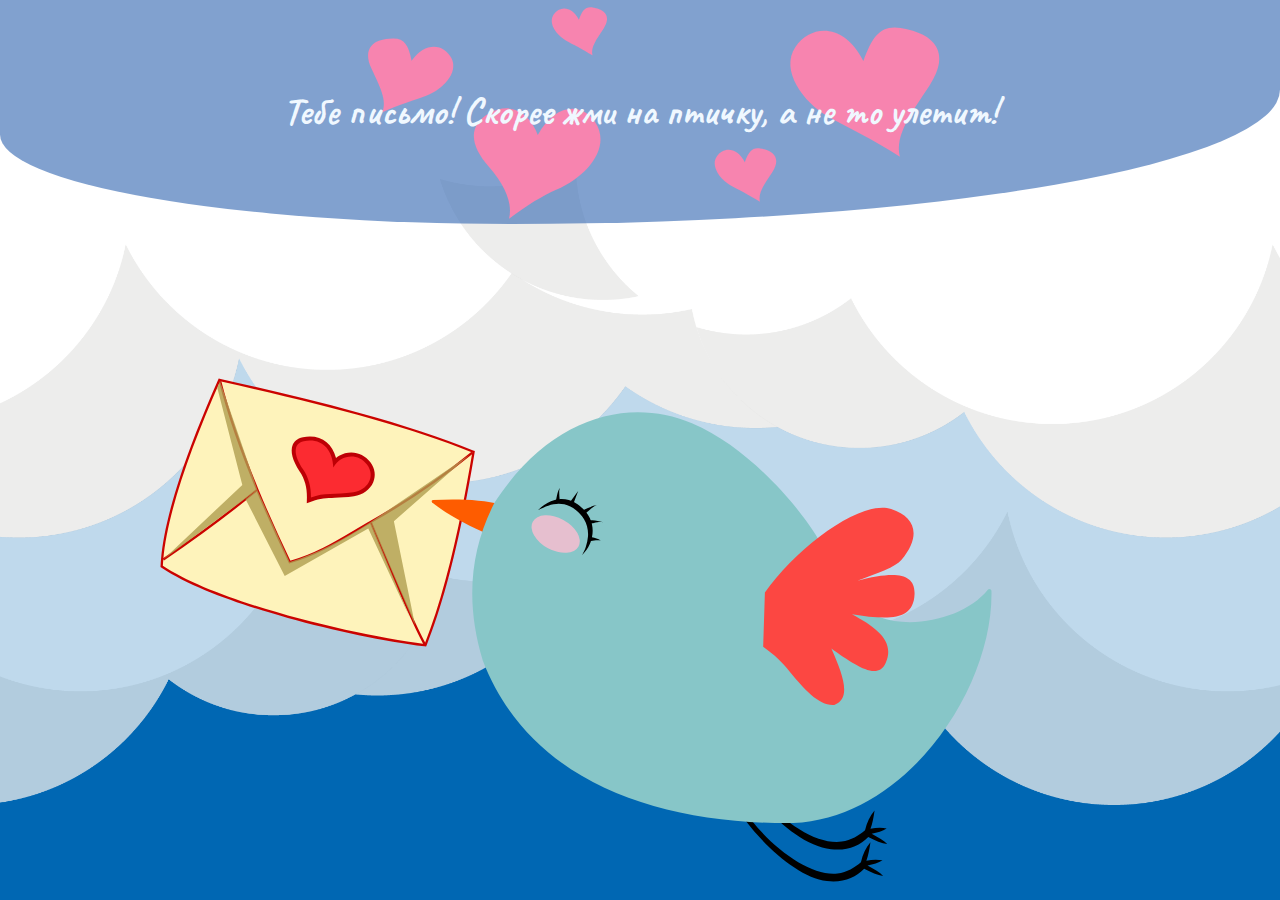
<file: index.html>
<!DOCTYPE html>
<html lang="en">
<head>
    <meta charset="UTF-8">
    <meta name="viewport" content="width=device-width, initial-scale=1.0">
    <meta http-equiv="X-UA-Compatible" content="ie=edge">
    <link rel="stylesheet" href="style.css">
    <link href="https://fonts.googleapis.com/css?family=Caveat&display=swap" rel="stylesheet">
    <title>♥</title>
</head>
<body>
 
    <div class="background_top">
        <header>
            <h1>Тебе письмо! Скорее жми на птичку, а не то улетит!</h1>
           
        </header>
    </div>

    <a href="letter.html" class="test_class" title="Click on me!"></a>
        <div class="birdletter"></div> 
        <div class="wingsletter"></div>

    
</body>
</html>
</file>
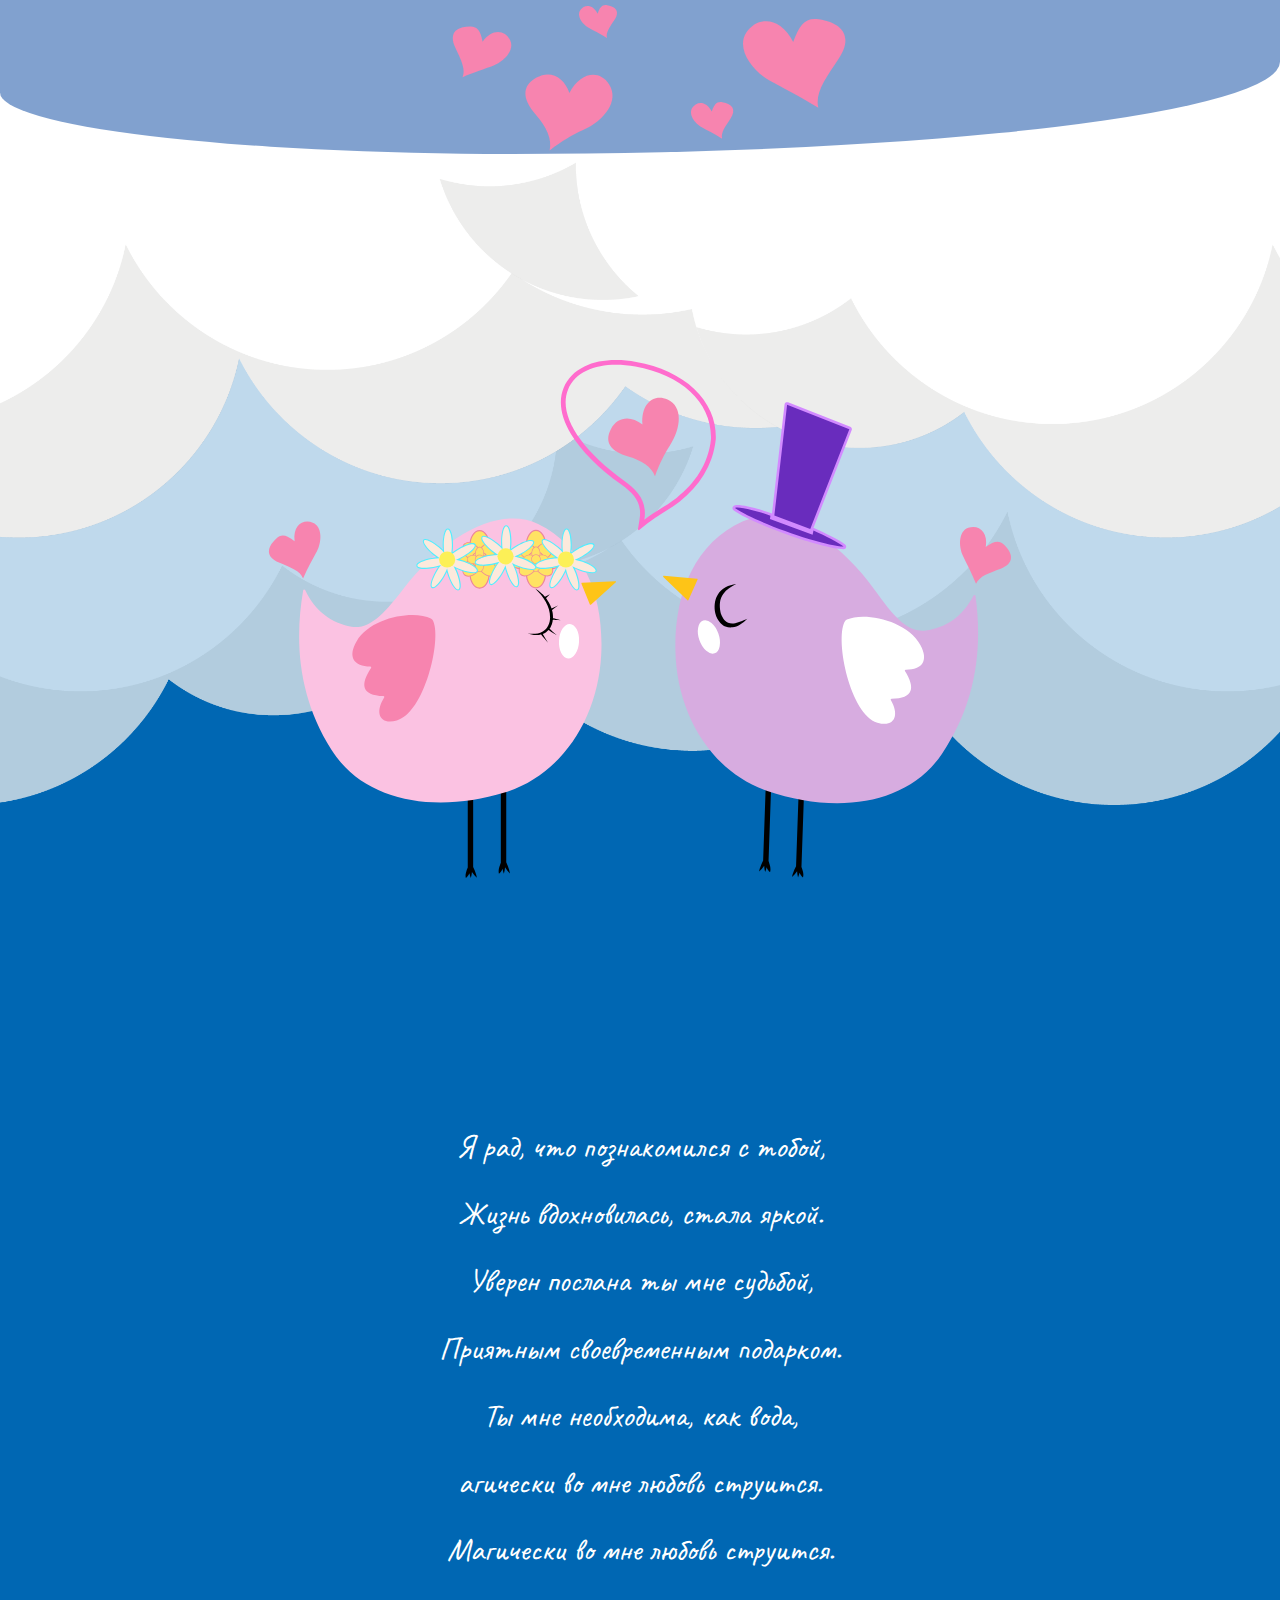
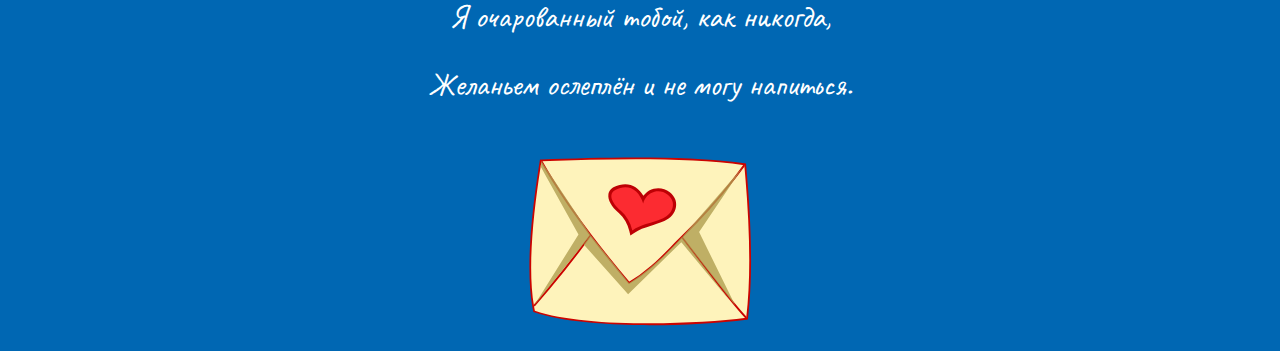
<file: letter.html>
<!DOCTYPE html>
<html lang="en">
<head>
    <meta charset="UTF-8">
    <meta name="viewport" content="width=device-width, initial-scale=1.0">
    <link rel="stylesheet" href="style.css">
    <link href="https://fonts.googleapis.com/css?family=Caveat&display=swap" rel="stylesheet">
    <title>♥</title>
</head>
<body>
    <div class="background">
    
    <div class="background_top">
        <header>
           <div class="h1_letter"><h1></h1></div> 
        </header>
    </div>

   <div class="content">
       <div class="birds">
       <div class="hearts"></div>
       <div class="lovebirds"></div>
       <div class="wingsbirds"></div>
    </div>
    <center><p>Я рад, что познакомился с тобой,</p></center>

    <center><p>Жизнь вдохновилась, стала яркой.</p></center>

    <center><p>Уверен послана ты мне судьбой,</p></center>
       
    <center><p>Приятным своевременным подарком.</p></center>
       
	<center><p>Ты мне необходима, как вода,</p></center>
    
	<center><p>агически во мне любовь струится.</p></center>
	
	<center><p>Магически во мне любовь струится.</p></center>
		
	<center><p>Я очарованный тобой, как никогда,</p></center>
			
	<center><p>Желаньем ослеплён и не могу напиться.</p></center>
       </div>
      <div class="heart_footer"><a href="index.html"><img class="letter_image" src="img/heart.svg"></a></div>
    </div>

    
</body>
</html>
</file>
<file: style.css>
/*! normalize.css v8.0.1 | MIT License | github.com/necolas/normalize.css */

/* Document
   ========================================================================== */

/**
 * 1. Correct the line height in all browsers.
 * 2. Prevent adjustments of font size after orientation changes in iOS.
 */

 html {
    line-height: 1.15; /* 1 */
    -webkit-text-size-adjust: 100%; /* 2 */
  }
  
  /* Sections
     ========================================================================== */
  
  /**
   * Remove the margin in all browsers.
   */
  
  body {
    margin: 0;
  }
  
  /**
   * Render the `main` element consistently in IE.
   */
  
  main {
    display: block;
  }
  
  /**
   * Correct the font size and margin on `h1` elements within `section` and
   * `article` contexts in Chrome, Firefox, and Safari.
   */
  
  h1 {
    font-size: 2em;
    margin: 0.67em 0;
  }
  
  /* Grouping content
     ========================================================================== */
  
  /**
   * 1. Add the correct box sizing in Firefox.
   * 2. Show the overflow in Edge and IE.
   */
  
  hr {
    box-sizing: content-box; /* 1 */
    height: 0; /* 1 */
    overflow: visible; /* 2 */
  }
  
  /**
   * 1. Correct the inheritance and scaling of font size in all browsers.
   * 2. Correct the odd `em` font sizing in all browsers.
   */
  
  pre {
    font-family: monospace, monospace; /* 1 */
    font-size: 1em; /* 2 */
  }
  
  /* Text-level semantics
     ========================================================================== */
  
  /**
   * Remove the gray background on active links in IE 10.
   */
  
  a {
    background-color: transparent;
  }
  
  /**
   * 1. Remove the bottom border in Chrome 57-
   * 2. Add the correct text decoration in Chrome, Edge, IE, Opera, and Safari.
   */
  
  abbr[title] {
    border-bottom: none; /* 1 */
    text-decoration: underline; /* 2 */
    text-decoration: underline dotted; /* 2 */
  }
  
  /**
   * Add the correct font weight in Chrome, Edge, and Safari.
   */
  
  b,
  strong {
    font-weight: bolder;
  }
  
  /**
   * 1. Correct the inheritance and scaling of font size in all browsers.
   * 2. Correct the odd `em` font sizing in all browsers.
   */
  
  code,
  kbd,
  samp {
    font-family: monospace, monospace; /* 1 */
    font-size: 1em; /* 2 */
  }
  
  /**
   * Add the correct font size in all browsers.
   */
  
  small {
    font-size: 80%;
  }
  
  /**
   * Prevent `sub` and `sup` elements from affecting the line height in
   * all browsers.
   */
  
  sub,
  sup {
    font-size: 75%;
    line-height: 0;
    position: relative;
    vertical-align: baseline;
  }
  
  sub {
    bottom: -0.25em;
  }
  
  sup {
    top: -0.5em;
  }
  
  /* Embedded content
     ========================================================================== */
  
  /**
   * Remove the border on images inside links in IE 10.
   */
  
  img {
    border-style: none;
  }
  
  /* Forms
     ========================================================================== */
  
  /**
   * 1. Change the font styles in all browsers.
   * 2. Remove the margin in Firefox and Safari.
   */
  
  button,
  input,
  optgroup,
  select,
  textarea {
    font-family: inherit; /* 1 */
    font-size: 100%; /* 1 */
    line-height: 1.15; /* 1 */
    margin: 0; /* 2 */
  }
  
  /**
   * Show the overflow in IE.
   * 1. Show the overflow in Edge.
   */
  
  button,
  input { /* 1 */
    overflow: visible;
  }
  
  /**
   * Remove the inheritance of text transform in Edge, Firefox, and IE.
   * 1. Remove the inheritance of text transform in Firefox.
   */
  
  button,
  select { /* 1 */
    text-transform: none;
  }
  
  /**
   * Correct the inability to style clickable types in iOS and Safari.
   */
  
  button,
  [type="button"],
  [type="reset"],
  [type="submit"] {
    -webkit-appearance: button;
  }
  
  /**
   * Remove the inner border and padding in Firefox.
   */
  
  button::-moz-focus-inner,
  [type="button"]::-moz-focus-inner,
  [type="reset"]::-moz-focus-inner,
  [type="submit"]::-moz-focus-inner {
    border-style: none;
    padding: 0;
  }
  
  /**
   * Restore the focus styles unset by the previous rule.
   */
  
  button:-moz-focusring,
  [type="button"]:-moz-focusring,
  [type="reset"]:-moz-focusring,
  [type="submit"]:-moz-focusring {
    outline: 1px dotted ButtonText;
  }
  
  /**
   * Correct the padding in Firefox.
   */
  
  fieldset {
    padding: 0.35em 0.75em 0.625em;
  }
  
  /**
   * 1. Correct the text wrapping in Edge and IE.
   * 2. Correct the color inheritance from `fieldset` elements in IE.
   * 3. Remove the padding so developers are not caught out when they zero out
   *    `fieldset` elements in all browsers.
   */
  
  legend {
    box-sizing: border-box; /* 1 */
    color: inherit; /* 2 */
    display: table; /* 1 */
    max-width: 100%; /* 1 */
    padding: 0; /* 3 */
    white-space: normal; /* 1 */
  }
  
  /**
   * Add the correct vertical alignment in Chrome, Firefox, and Opera.
   */
  
  progress {
    vertical-align: baseline;
  }
  
  /**
   * Remove the default vertical scrollbar in IE 10+.
   */
  
  textarea {
    overflow: auto;
  }
  
  /**
   * 1. Add the correct box sizing in IE 10.
   * 2. Remove the padding in IE 10.
   */
  
  [type="checkbox"],
  [type="radio"] {
    box-sizing: border-box; /* 1 */
    padding: 0; /* 2 */
  }
  
  /**
   * Correct the cursor style of increment and decrement buttons in Chrome.
   */
  
  [type="number"]::-webkit-inner-spin-button,
  [type="number"]::-webkit-outer-spin-button {
    height: auto;
  }
  
  /**
   * 1. Correct the odd appearance in Chrome and Safari.
   * 2. Correct the outline style in Safari.
   */
  
  [type="search"] {
    -webkit-appearance: textfield; /* 1 */
    outline-offset: -2px; /* 2 */
  }
  
  /**
   * Remove the inner padding in Chrome and Safari on macOS.
   */
  
  [type="search"]::-webkit-search-decoration {
    -webkit-appearance: none;
  }
  
  /**
   * 1. Correct the inability to style clickable types in iOS and Safari.
   * 2. Change font properties to `inherit` in Safari.
   */
  
  ::-webkit-file-upload-button {
    -webkit-appearance: button; /* 1 */
    font: inherit; /* 2 */
  }
  
  /* Interactive
     ========================================================================== */
  
  /*
   * Add the correct display in Edge, IE 10+, and Firefox.
   */
  
  details {
    display: block;
  }
  
  /*
   * Add the correct display in all browsers.
   */
  
  summary {
    display: list-item;
  }
  
  /* Misc
     ========================================================================== */
  
  /**
   * Add the correct display in IE 10+.
   */
  
  template {
    display: none;
  }
  
  /**
   * Add the correct display in IE 10.
   */
  
  [hidden] {
    display: none;
  }

/* End normalize */


body {
    font-family: 'Caveat', cursive;
    font-size: 100%;
}

/* Background */

.background_top {
    background: url(img/clouds_01.png) top no-repeat;
    background-color: #0067B3;
    background-size: cover;
    background-origin: content-box;
    height: 100vh;

}
.background_center {
    position: relative;
    padding-top: 50%;
    padding-bottom: 30%;
    background-color: #0067B3;
    background-size: cover;
}


/* End background */

header {
  margin: 0 auto;
  text-align: center;
  color: aliceblue;
  font-size: 120%;

  background: url(img/heartheader.svg) no-repeat top center;
  background-size: contain;
  background-color: rgba(75, 121, 187, 0.7);
  padding: 5%;
  border-bottom-left-radius: 40%;
  border-bottom-right-radius: 60%;
}


.rainbow {
padding: 0 10% 0 20%;
background: url(img/rainbow.svg) no-repeat top center;
background-size: contain;
background-origin: content-box;
max-width: 100%;
position: absolute;
overflow: auto;
top: 0;
left: 0;
right: 0;
bottom: 0; 
z-index: 8;
}

.birdletter {

background: url(img/birdbottom.svg) no-repeat center;
background-size: contain;
background-origin: content-box;
max-width: 100%;
position: absolute;
overflow: auto;
top: 40%;
left: 0;
right: 10%;
bottom: 0; 
z-index: 10;
}


.wingsletter {

 background: url(img/wingsletter.svg) no-repeat center;
  background-size: contain;
  background-origin: content-box;
  max-width: 100%;
  position: absolute;
  overflow: auto;
  top: 40%;
  left: 0;
  right: 10%;
  bottom: 0; 
  z-index: 10;
  }

  .test_class {  
    position: absolute;  
    top: 0;  
    left: 0;  
    display: block;  
    width: 100%;  
    height: 100%;  
    text-decoration: none;  
    z-index: 11;  
    cursor: pointer;
  }
/* End position img */



/* Animation */
@keyframes header {
  to {background: url(img/heartheader1.svg) no-repeat top center;
    background-size: contain;
    background-color: rgba(75, 121, 187, 0.7);}


}
header {
  animation-name: header;
  animation-duration: 3s;
  animation-iteration-count: infinite;
  animation-direction: alternate;
}

@keyframes hearts {
    from {opacity: 0;}
    to {opacity: 1; transform: scale(1.1)}
}
.hearts {
    animation-name: hearts;
    animation-duration: 1.5s;
    animation-iteration-count: infinite;
    animation-direction: alternate;

}

@keyframes lovebirds {
  from {transform: translateY(0);}
  to {transform: translateY(1%);}
  }
.lovebirds {
  animation-name: lovebirds;
  animation-duration: 1.5s;
  animation-iteration-count: infinite;
  animation-direction: alternate;
}

@keyframes wingsbirds {
  from {transform: translateY(0);}
  to {transform: translateY(1%);}
  }
.wingsbirds {
  animation-name: wingsbirds;
  animation-duration: .2s;
  animation-iteration-count: infinite;
  animation-direction: alternate;
}

@keyframes rainbow {
  from {transform: scale(1.1);}
  to {transform: scale(1.2);}
  }
.rainbow {
  animation-name: rainbow;
  animation-duration: 3s;
  animation-iteration-count: infinite;
  animation-direction: alternate;
}

@keyframes birdletter {
  from {transform: translate(0);}
  to {transform: translate(1%);}
  }
.birdletter {
  animation-name: birdletter;
  animation-duration: 1.5s;
  animation-iteration-count: infinite;
  animation-direction: alternate;
}
@keyframes wingsletter {
  from {transform: translate(0);}
  to {transform: translate(1%);}
  }
.wingsletter {
  animation-name: wingsletter;
  animation-duration: .2s;
  animation-iteration-count: infinite;
  animation-direction: alternate;
}

@keyframes bird_say {
  from {opacity: 0;}
  to {opacity: 1;
    transform: rotate(2%); 
    background-color: rgba(177, 195, 221, 0.5); 
    background-size: contain;}
  }



footer {
  font-size: 100%;
  text-transform: uppercase;
  text-align: center;
  vertical-align: bottom;

  position: absolute;
  overflow: auto;
  top: 0;
  left: 0;
  right: 0;
  bottom: 0; 
  z-index: 10;
}

/* styles for letter */

.content {
  margin: -5% auto 0 auto;
  padding: 10% 10% 0% 10%;
  font-size: 200%;
  color: #ffffff;
  line-height: 1.1;
  text-align: justify;
}


.background {
  position: relative;
  background-color: #0067B3;
  background-size: cover;
}



@keyframes heart {
  from {opacity: .5;}
  to {opacity: 1;}
}

.heart_footer {
  margin: 0 auto;
  max-width: 20%;


  animation-name: heart;
  animation-duration: 1.5s;
  animation-iteration-count: infinite;
  animation-direction: alternate;

}


/* Position img */

.birds {
  padding-top: 8%;
  padding-bottom: 5%;

}

.hearts {
  max-width: 60%;
background: url(img/heartsbirds.svg) no-repeat top center;
background-size: contain;
background-origin: content-box;
position: absolute;
overflow: auto;
top: 18%;
left: 20%;
right: 0;
bottom: 5%;
z-index: 10;
}
.lovebirds {
  max-width: 60%;
background: url(img/lovebirds.svg) no-repeat top center;
background-size: contain;
background-origin: content-box;
position: absolute;
overflow: auto;
top: 18%;
left: 20%;
right: 0;
bottom: 5%;
z-index: 9;
}
.wingsbirds {
  max-width: 60%;
background: url(img/wingsbirds.svg) no-repeat top center;
background-size: contain;
background-origin: content-box;
position: absolute;
overflow: auto;
top: 18%;
left: 20%;
right: 0;
bottom: 5%;
z-index: 10;
}
</file>
